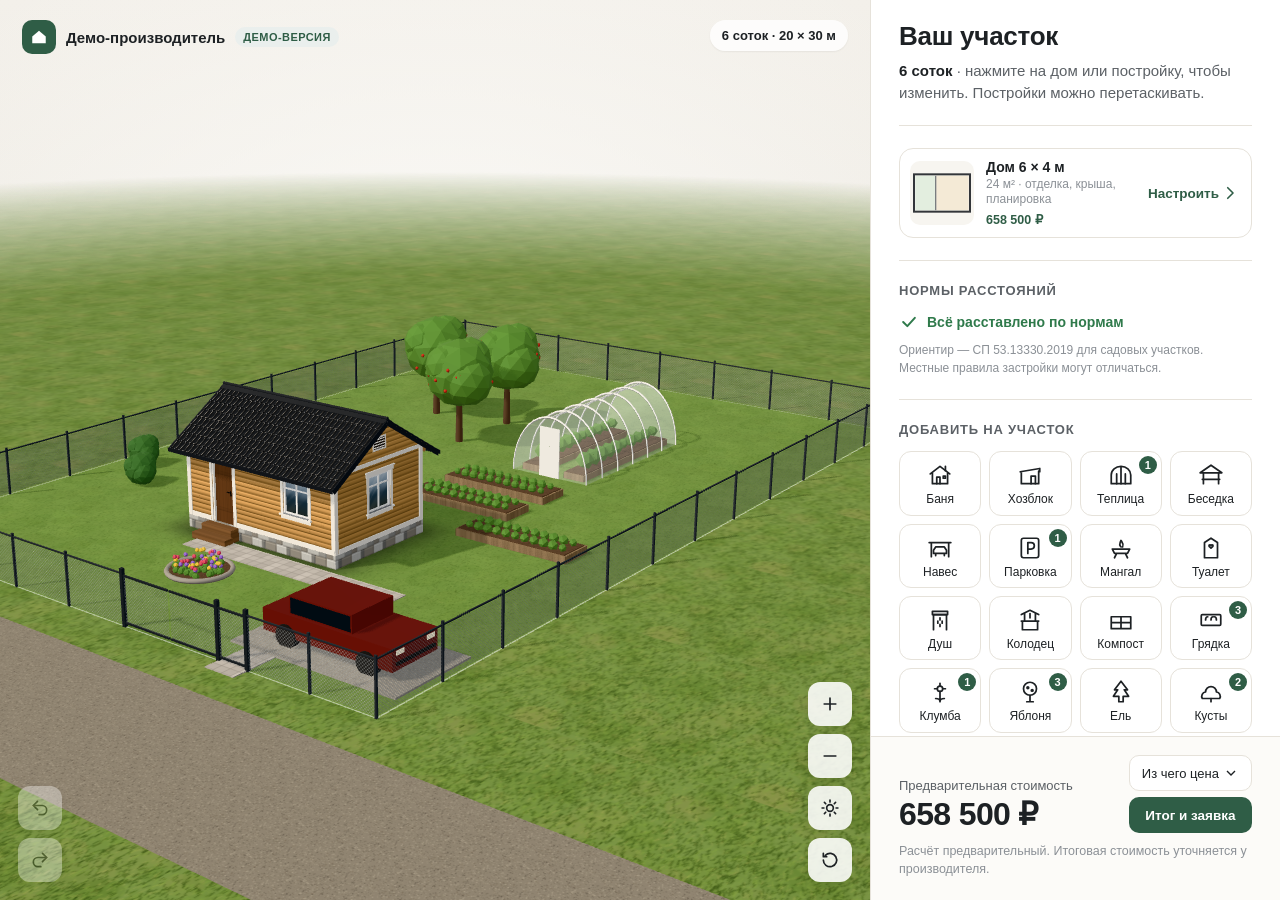
<file: index.html>
<!doctype html>
<html lang="ru">
  <head>
    <meta charset="UTF-8" />
    <meta name="viewport" content="width=device-width, initial-scale=1, viewport-fit=cover" />
    <meta name="theme-color" content="#efebe4" />
    <title>Конфигуратор дачного домика</title>
    <meta name="description" content="Соберите дачный домик в 3D и поставьте его на свой участок: размеры, материалы, планировка, баня, теплица, грядки — с проверкой норм и предварительной стоимостью." />
    <meta property="og:type" content="website" />
    <meta property="og:title" content="Конфигуратор дачного домика" />
    <meta property="og:description" content="Соберите домик в 3D — размеры, материалы, планировка — и сразу узнайте цену." />
    <meta property="og:image" content="https://aalyubaevapple-oss.github.io/dacha-configurator/og.jpg" />
    <meta property="og:image:width" content="1200" />
    <meta property="og:image:height" content="630" />
    <meta property="og:locale" content="ru_RU" />
    <meta name="twitter:card" content="summary_large_image" />
    <link rel="icon" href="data:image/svg+xml,%3Csvg xmlns='http://www.w3.org/2000/svg' viewBox='0 0 32 32'%3E%3Cpath d='M4 15 16 5l12 10v12H4z' fill='%232f5d46'/%3E%3C/svg%3E" />
    <script type="module" crossorigin src="./assets/index-rpzIvsLO.js"></script>
    <link rel="stylesheet" crossorigin href="./assets/index-BckY6fyj.css">
  </head>
  <body>
    <div class="app" id="app" data-page="house">
      <main class="viewer" id="viewer" aria-label="Модель домика">
        <div class="viewer-top">
          <div class="brand">
            <span class="brand-mark" aria-hidden="true">
              <svg viewBox="0 0 32 32"><path d="M4 15 16 5l12 10v12H4z" /></svg>
            </span>
            <span class="brand-name" data-bind="brand"></span>
            <span class="badge" data-bind="badge"></span>
          </div>
          <div class="seg" id="viewSwitch" role="tablist" aria-label="Вид планировки">
            <button type="button" role="tab" data-view="2d">План</button>
            <button type="button" role="tab" data-view="3d">3D без крыши</button>
          </div>
          <div class="dims-chip" id="dimsChip"></div>
        </div>

        <div class="plan-view" id="planView"></div>
        <div class="site-labels" id="siteLabels" aria-hidden="true"></div>

        <div class="hint" id="hint">
          <svg viewBox="0 0 24 24" aria-hidden="true"><path d="M9 11V5.5a1.5 1.5 0 0 1 3 0V10m0-1.5a1.5 1.5 0 0 1 3 0V11m0-1a1.5 1.5 0 0 1 3 0v4.5a6 6 0 0 1-6 6h-1a6 6 0 0 1-4.6-2.2L4.2 15a1.5 1.5 0 0 1 2.3-1.9L9 15.5" /></svg>
          <span id="hintText">Нажмите на дом или постройку. Тяните, чтобы передвинуть</span>
        </div>

        <div class="history-tools">
          <button class="tool" id="undoBtn" type="button" aria-label="Отменить" title="Отменить (Ctrl+Z)" disabled>
            <svg viewBox="0 0 24 24"><path d="M9 14 4 9l5-5" /><path d="M4 9h10.5a5.5 5.5 0 0 1 0 11H11" /></svg>
          </button>
          <button class="tool" id="redoBtn" type="button" aria-label="Повторить" title="Повторить (Ctrl+Shift+Z)" disabled>
            <svg viewBox="0 0 24 24"><path d="m15 14 5-5-5-5" /><path d="M20 9H9.5a5.5 5.5 0 0 0 0 11H13" /></svg>
          </button>
        </div>

        <div class="view-tools">
          <button class="tool" id="zoomIn" type="button" aria-label="Приблизить">
            <svg viewBox="0 0 24 24"><path d="M12 5v14M5 12h14" /></svg>
          </button>
          <button class="tool" id="zoomOut" type="button" aria-label="Отдалить">
            <svg viewBox="0 0 24 24"><path d="M5 12h14" /></svg>
          </button>
          <button class="tool" id="sunBtn" type="button" aria-label="Солнце и стороны света" title="Солнце и стороны света" aria-pressed="false">
            <svg viewBox="0 0 24 24"><circle cx="12" cy="12" r="4"/><path d="M12 2.5v2.2M12 19.3v2.2M2.5 12h2.2M19.3 12h2.2M5.3 5.3l1.6 1.6M17.1 17.1l1.6 1.6M5.3 18.7l1.6-1.6M17.1 6.9l1.6-1.6"/></svg>
          </button>
          <button class="tool" id="resetView" type="button" aria-label="Исходный ракурс">
            <svg viewBox="0 0 24 24"><path d="M4 12a8 8 0 1 0 2.4-5.7M4 4v4h4" /></svg>
          </button>
        </div>

        <button class="walk-btn" id="walkBtn" type="button">
          <svg viewBox="0 0 24 24" aria-hidden="true"><circle cx="13" cy="4.5" r="1.8"/><path d="m9.5 21 2.2-6.3 2.8 2.8V21M7.5 12.5l1.8-4.2 3.6-.8 2.4 3.2 2.7 1.2M11.7 14.7 13 8"/></svg>
          Прогулка<span class="walk-long">&nbsp;по дому</span></button>
        <div class="sun-panel" id="sunPanel" hidden></div>
        <div class="walk-hud" id="walkHud" hidden>
          <div class="walk-room" id="walkRoom"></div>
          <button class="walk-exit" id="walkExit" type="button">Выйти</button>
          <div class="walk-help" id="walkHelp"><span class="only-mouse">Тяните мышью, чтобы осмотреться. Нажмите на пол — дойдём туда. Клавиши W A S D или стрелки — ходьба.</span><span class="only-touch">Ведите пальцем, чтобы осмотреться. Нажмите на пол — дойдём туда.</span></div>
        </div>

        <div class="loader" id="loader"><span></span>Строим домик…</div>
      </main>

      <aside class="panel">
        <nav class="ctx-bar" id="ctxBar" aria-label="Навигация">
          <button type="button" class="back-link" data-page="site">
            <svg viewBox="0 0 24 24" aria-hidden="true"><path d="m15 5-7 7 7 7" /></svg>Участок</button>
          <div class="ctx-tabs" role="tablist" aria-label="Настройки дома">
            <button type="button" role="tab" data-page="house">Дом</button>
            <button type="button" role="tab" data-page="plan">Планировка</button>
          </div>
          <span class="ctx-title">Итог и заявка</span>
        </nav>

        <div class="panel-scroll" id="panelScroll">
          <div class="page" data-page="site" id="sitePanel"></div>

          <div class="page" data-page="house">
            <header class="panel-head">
              <h1 data-bind="title"></h1>
              <p data-bind="subtitle"></p>
            </header>

            <section class="group" aria-labelledby="g-onsite">
              <h2 id="g-onsite">На участке</h2>
              <div id="houseSite"></div>
            </section>

            <section class="group" aria-labelledby="g-presets">
              <h2 id="g-presets">Готовые проекты</h2>
              <div id="presets"></div>
            </section>

            <section class="group" aria-labelledby="g-budget">
              <h2 id="g-budget">Подобрать под бюджет</h2>
              <div id="budget"></div>
            </section>

            <section class="group" aria-labelledby="g-size">
              <h2 id="g-size">Размеры</h2>
              <div id="dimensions"></div>
            </section>

            <section class="group" aria-labelledby="g-build">
              <h2 id="g-build">Конструкция и утепление</h2>
              <div id="constructions" role="radiogroup" aria-label="Конструкция стен"></div>
              <div class="label">Для какого сезона</div>
              <div id="packages" role="radiogroup" aria-label="Утепление"></div>
              <div class="label">Фундамент</div>
              <div id="foundations" role="radiogroup" aria-label="Фундамент"></div>
            </section>

            <section class="group" aria-labelledby="g-struct">
              <h2 id="g-struct" class="group-title">Расчёт конструкции <span class="st-badge">предварительный</span></h2>
              <div id="structure"></div>
            </section>

            <section class="group" aria-labelledby="g-roof">
              <h2 id="g-roof">Крыша</h2>
              <div id="roofTypes" role="radiogroup" aria-label="Форма крыши"></div>
              <div class="label">Покрытие</div>
              <div id="roofMaterials"></div>
            </section>

            <section class="group" aria-labelledby="g-wall">
              <h2 id="g-wall">Отделка стен</h2>
              <div id="wallMaterials"></div>
            </section>

            <section class="group" aria-labelledby="g-terrace">
              <h2 id="g-terrace">Терраса и крыльцо</h2>
              <div id="terrace"></div>
            </section>

            <section class="group" aria-labelledby="g-more">
              <h2 id="g-more">Цоколь, окна и дверь</h2>
              <div class="label">Отделка цоколя</div>
              <div id="plinths" role="radiogroup" aria-label="Отделка цоколя"></div>
              <div class="label">Рамы окон</div>
              <div id="frames" role="radiogroup" aria-label="Рамы окон"></div>
              <div class="label">Входная дверь</div>
              <div id="doorTypes" role="radiogroup" aria-label="Входная дверь"></div>
            </section>

            <section class="group included" aria-labelledby="g-inc">
              <h2 id="g-inc">Что входит</h2>
              <ul id="included"></ul>
            </section>

            <button type="button" class="next-btn" data-goto="plan">
              Дальше: планировка
              <svg viewBox="0 0 24 24" aria-hidden="true"><path d="M5 12h14m-5-5 5 5-5 5" /></svg>
            </button>
          </div>

          <div class="page" data-page="plan">
            <div id="planPanel"></div>
            <button type="button" class="next-btn" data-goto="site">
              Готово — к участку
              <svg viewBox="0 0 24 24" aria-hidden="true"><path d="M5 12h14m-5-5 5 5-5 5" /></svg>
            </button>
          </div>

          <div class="page" data-page="summary" id="summaryPanel"></div>
        </div>

        <footer class="price" id="price">
          <div class="price-row">
            <div>
              <div class="price-label">Предварительная стоимость</div>
              <div class="price-value" id="priceValue">—</div>
            </div>
            <div class="price-actions">
              <button class="breakdown-btn" id="breakdownBtn" type="button" aria-expanded="false" aria-controls="breakdown" aria-label="Из чего складывается цена">
                <span class="bd-text">Из чего цена</span>
                <svg viewBox="0 0 24 24" aria-hidden="true"><path d="m6 15 6-6 6 6" /></svg>
              </button>
              <button class="cta-btn" type="button" data-goto="summary">Итог и заявка</button>
            </div>
          </div>
          <ul class="breakdown" id="breakdown" hidden></ul>
          <p class="price-note">Расчёт предварительный. Итоговая стоимость уточняется у производителя.</p>
        </footer>
      </aside>
    </div>
  </body>
</html>
</file>
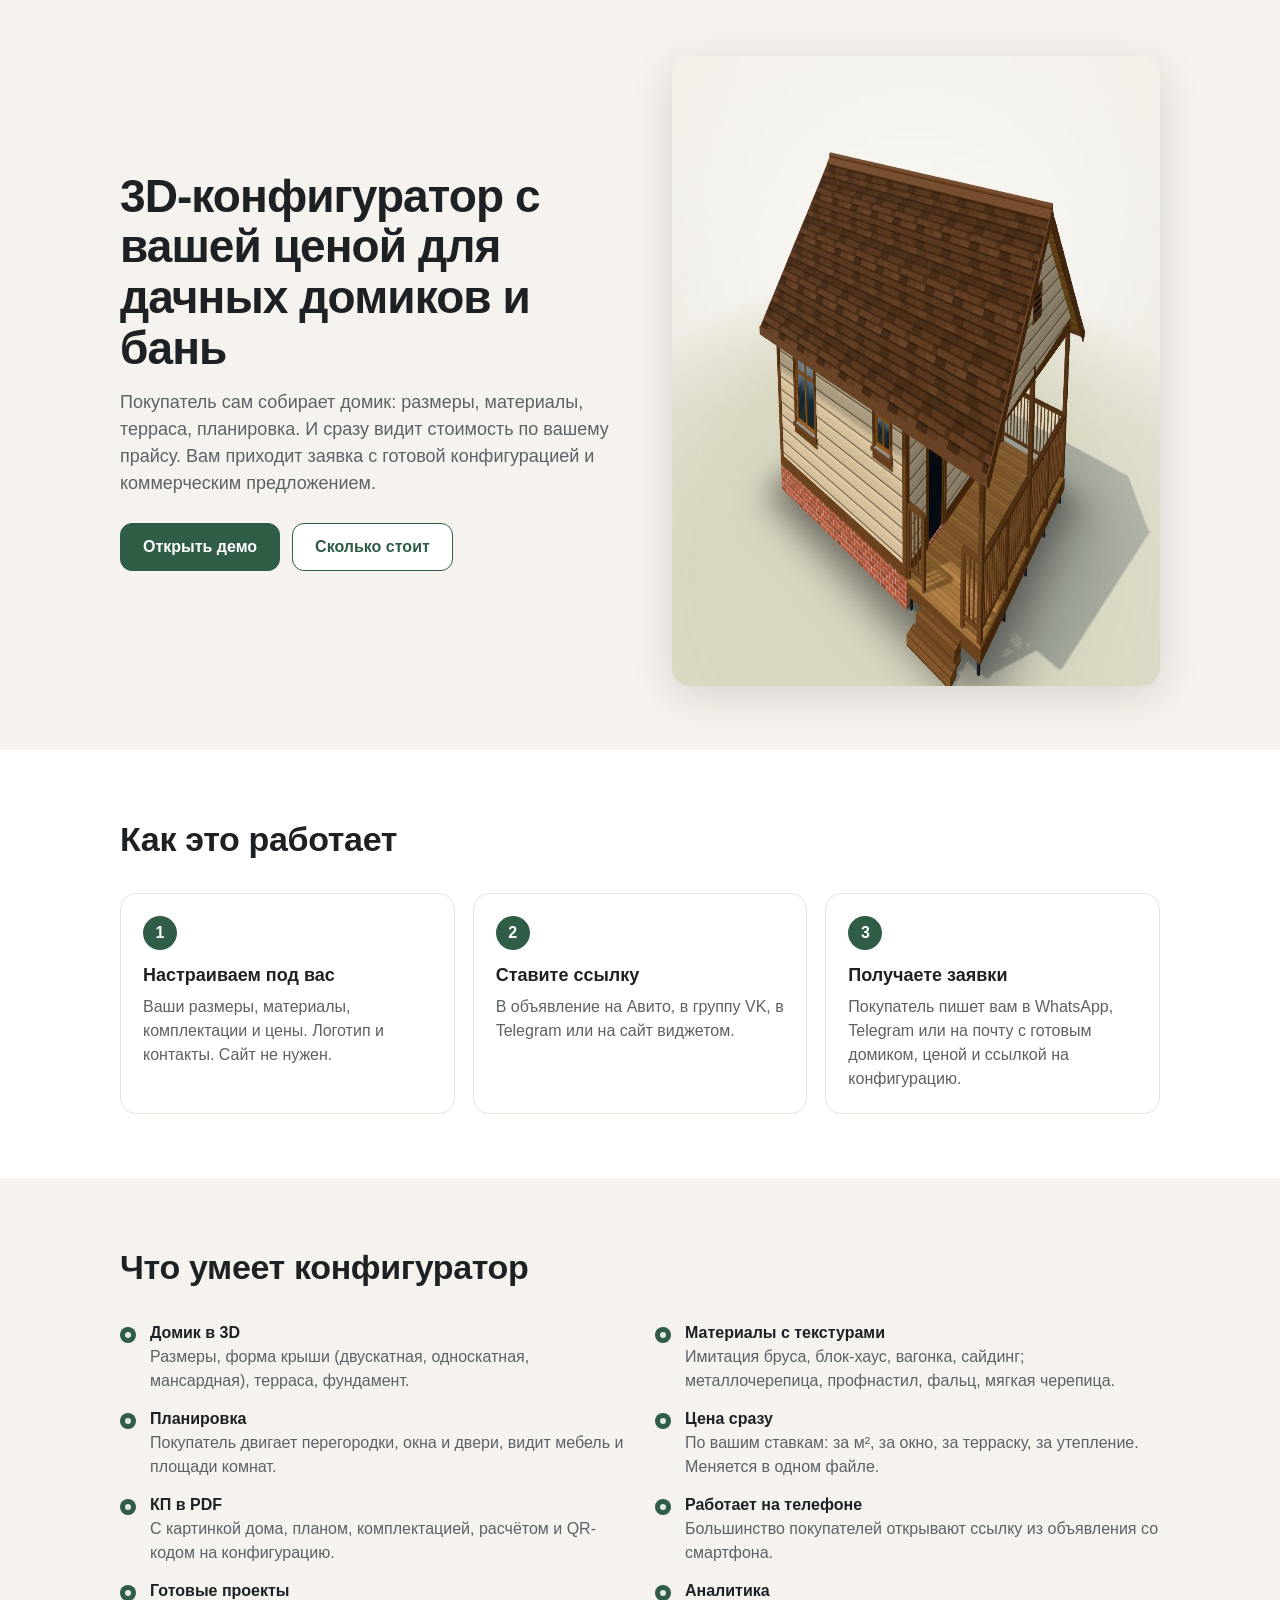
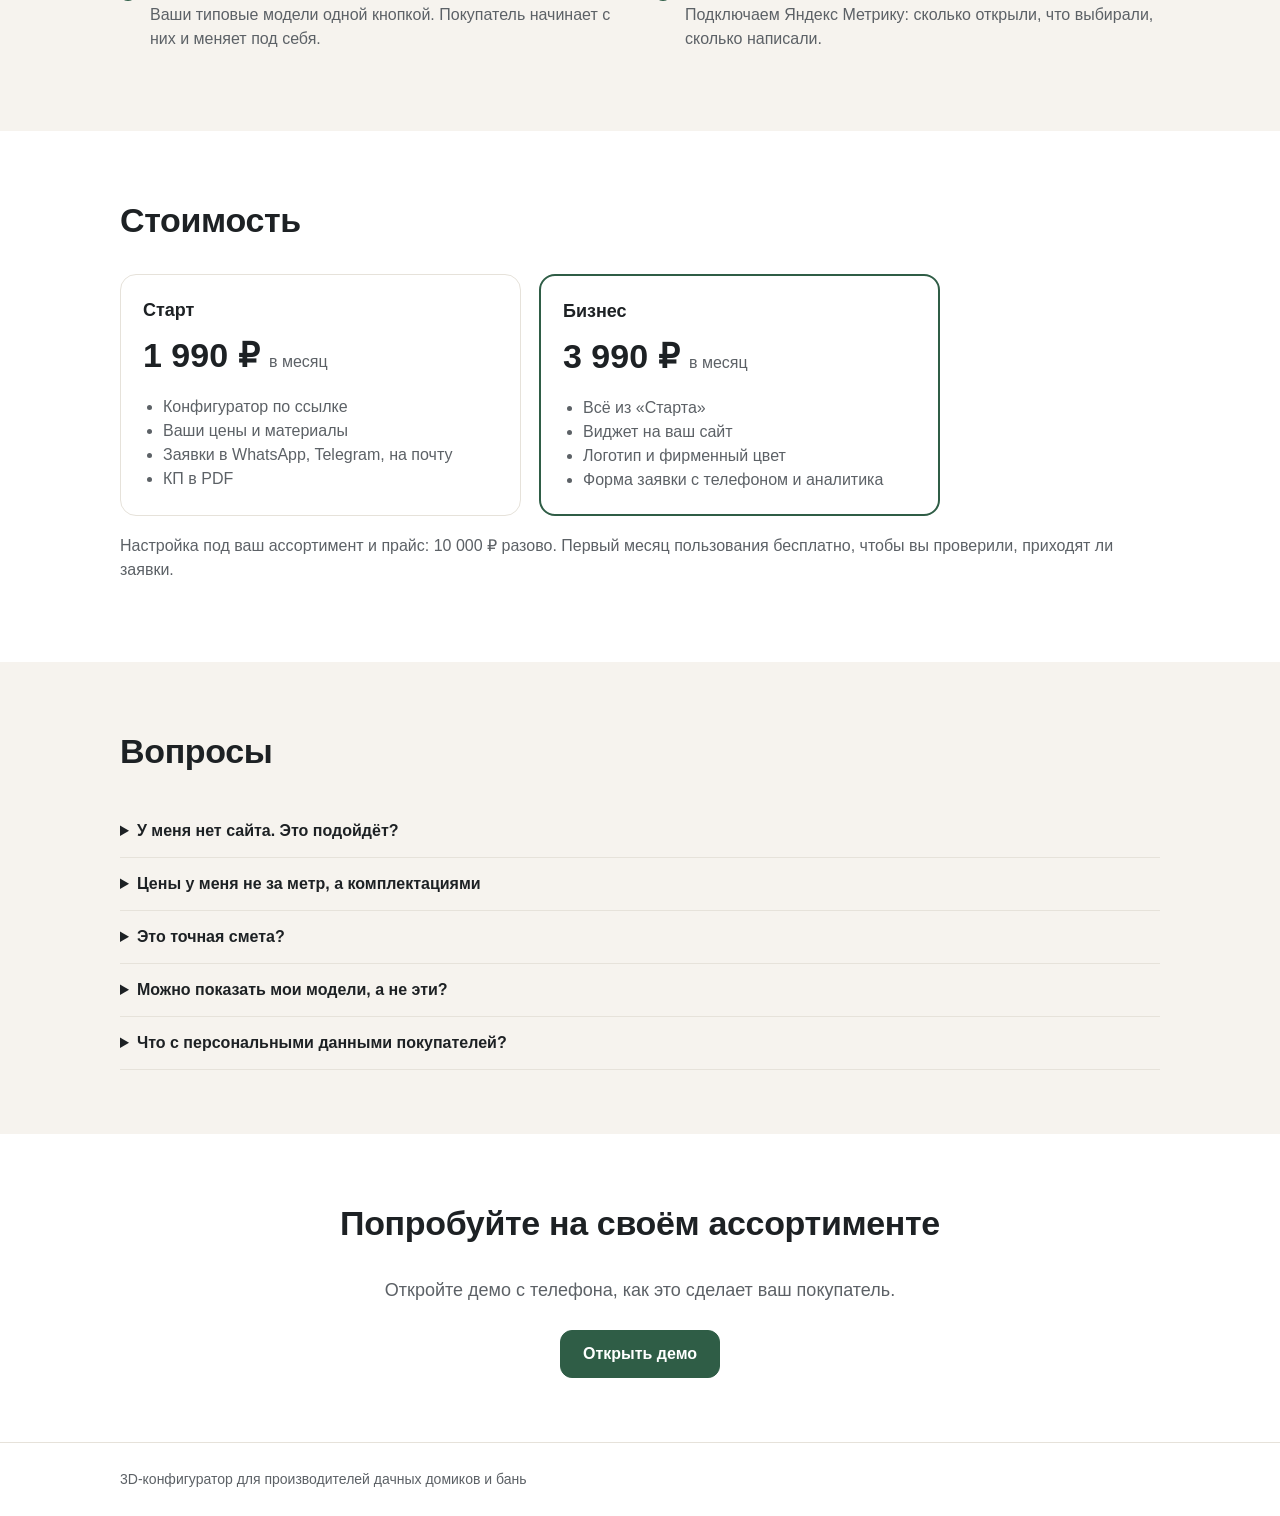
<file: business.html>
<!doctype html>
<html lang="ru">
<head>
  <meta charset="UTF-8" />
  <meta name="viewport" content="width=device-width, initial-scale=1" />
  <title>3D-конфигуратор для производителей дачных домиков и бань</title>
  <meta name="description" content="Покупатель собирает домик в 3D и сразу видит вашу цену. Заявка приходит с готовой конфигурацией. Подключение за 1 день, без сайта и программиста." />
  <meta property="og:title" content="3D-конфигуратор для производителей дачных домиков" />
  <meta property="og:description" content="Покупатель собирает домик в 3D и сразу видит вашу цену. Заявка приходит с готовой конфигурацией." />
  <meta property="og:image" content="https://aalyubaevapple-oss.github.io/dacha-configurator/og.jpg" />
  <link rel="icon" href="data:image/svg+xml,%3Csvg xmlns='http://www.w3.org/2000/svg' viewBox='0 0 32 32'%3E%3Cpath d='M4 15 16 5l12 10v12H4z' fill='%232f5d46'/%3E%3C/svg%3E" />
  <style>
    :root { --accent: #2f5d46; --ink: #1d2124; --ink2: #5c6166; --line: #e6e2da; --bg: #f6f3ee; }
    * { box-sizing: border-box; }
    body { margin: 0; font-family: -apple-system, BlinkMacSystemFont, 'Segoe UI', Roboto, Arial, sans-serif; color: var(--ink); background: #fff; line-height: 1.5; }
    a { color: var(--accent); }
    .wrap { max-width: 1080px; margin: 0 auto; padding: 0 20px; }
    header.top { display: flex; align-items: center; justify-content: space-between; padding: 18px 0; }
    .logo { display: flex; align-items: center; gap: 10px; font-weight: 700; }
    .logo i { width: 32px; height: 32px; border-radius: 9px; background: var(--accent); display: grid; place-items: center; }
    .logo svg { width: 18px; fill: #fff; }
    .btn { display: inline-flex; align-items: center; justify-content: center; gap: 8px; min-height: 48px; padding: 0 22px; border-radius: 12px; font-weight: 600; text-decoration: none; border: 1.5px solid var(--accent); }
    .btn.primary { background: var(--accent); color: #fff; }
    .btn.ghost { background: #fff; color: var(--accent); }
    .hero { background: var(--bg); padding: 56px 0 64px; }
    .hero .wrap { display: grid; grid-template-columns: 1.05fr 1fr; gap: 40px; align-items: center; }
    h1 { font-size: clamp(30px, 4.4vw, 46px); line-height: 1.1; margin: 0 0 16px; letter-spacing: -.02em; }
    .lead { font-size: 18px; color: var(--ink2); margin: 0 0 26px; }
    .hero img { width: 100%; border-radius: 18px; box-shadow: 0 10px 40px rgba(40, 35, 20, .15); }
    .actions { display: flex; gap: 12px; flex-wrap: wrap; }
    section { padding: 64px 0; }
    h2 { font-size: clamp(24px, 3vw, 34px); margin: 0 0 28px; letter-spacing: -.01em; }
    .steps { display: grid; grid-template-columns: repeat(3, 1fr); gap: 18px; counter-reset: s; }
    .card { border: 1px solid var(--line); border-radius: 16px; padding: 22px; background: #fff; }
    .steps .card::before { counter-increment: s; content: counter(s); display: grid; place-items: center; width: 34px; height: 34px; border-radius: 50%; background: var(--accent); color: #fff; font-weight: 700; margin-bottom: 12px; }
    .card h3 { margin: 0 0 6px; font-size: 18px; }
    .card p { margin: 0; color: var(--ink2); }
    .features { display: grid; grid-template-columns: repeat(2, 1fr); gap: 14px 30px; padding: 0; list-style: none; }
    .features li { padding-left: 30px; position: relative; }
    .features li::before { content: ''; position: absolute; left: 0; top: 6px; width: 16px; height: 16px; border-radius: 50%; background: #e2e9e5; box-shadow: inset 0 0 0 5px var(--accent); }
    .features b { display: block; }
    .features span { color: var(--ink2); }
    .alt { background: var(--bg); }
    .plans { display: grid; grid-template-columns: repeat(2, 1fr); gap: 18px; max-width: 820px; }
    .plan .price { font-size: 34px; font-weight: 750; margin: 6px 0 4px; }
    .plan .price small { font-size: 16px; color: var(--ink2); font-weight: 500; }
    .plan ul { margin: 14px 0 0; padding-left: 20px; color: var(--ink2); }
    .plan.best { border: 2px solid var(--accent); }
    .note { color: var(--ink2); margin-top: 18px; }
    details { border-bottom: 1px solid var(--line); padding: 14px 0; }
    summary { font-weight: 600; cursor: pointer; }
    details p { color: var(--ink2); margin: 8px 0 0; }
    .contact { text-align: center; }
    .contact .actions { justify-content: center; }
    footer { padding: 26px 0; color: var(--ink2); font-size: 14px; border-top: 1px solid var(--line); }
    @media (max-width: 820px) {
      .hero .wrap, .steps, .features, .plans { grid-template-columns: 1fr; }
      .hero { padding: 32px 0 44px; }
      section { padding: 44px 0; }
    }
  </style>
</head>
<body>
  <div class="hero">
    <div class="wrap">
      <div>
        <h1>3D-конфигуратор с вашей ценой для дачных домиков и бань</h1>
        <p class="lead">Покупатель сам собирает домик: размеры, материалы, терраса, планировка. И сразу видит стоимость по вашему прайсу. Вам приходит заявка с готовой конфигурацией и коммерческим предложением.</p>
        <div class="actions">
          <a class="btn primary" href="./">Открыть демо</a>
          <a class="btn ghost" href="#price">Сколько стоит</a>
        </div>
      </div>
      <img src="og.jpg" alt="Дачный домик в 3D-конфигураторе" width="1200" height="630" />
    </div>
  </div>

  <section>
    <div class="wrap">
      <h2>Как это работает</h2>
      <div class="steps">
        <div class="card"><h3>Настраиваем под вас</h3><p>Ваши размеры, материалы, комплектации и цены. Логотип и контакты. Сайт не нужен.</p></div>
        <div class="card"><h3>Ставите ссылку</h3><p>В объявление на Авито, в группу VK, в Telegram или на сайт виджетом.</p></div>
        <div class="card"><h3>Получаете заявки</h3><p>Покупатель пишет вам в WhatsApp, Telegram или на почту с готовым домиком, ценой и ссылкой на конфигурацию.</p></div>
      </div>
    </div>
  </section>

  <section class="alt">
    <div class="wrap">
      <h2>Что умеет конфигуратор</h2>
      <ul class="features">
        <li><b>Домик в 3D</b><span>Размеры, форма крыши (двускатная, односкатная, мансардная), терраса, фундамент.</span></li>
        <li><b>Материалы с текстурами</b><span>Имитация бруса, блок-хаус, вагонка, сайдинг; металлочерепица, профнастил, фальц, мягкая черепица.</span></li>
        <li><b>Планировка</b><span>Покупатель двигает перегородки, окна и двери, видит мебель и площади комнат.</span></li>
        <li><b>Цена сразу</b><span>По вашим ставкам: за м², за окно, за терраску, за утепление. Меняется в одном файле.</span></li>
        <li><b>КП в PDF</b><span>С картинкой дома, планом, комплектацией, расчётом и QR-кодом на конфигурацию.</span></li>
        <li><b>Работает на телефоне</b><span>Большинство покупателей открывают ссылку из объявления со смартфона.</span></li>
        <li><b>Готовые проекты</b><span>Ваши типовые модели одной кнопкой. Покупатель начинает с них и меняет под себя.</span></li>
        <li><b>Аналитика</b><span>Подключаем Яндекс Метрику: сколько открыли, что выбирали, сколько написали.</span></li>
      </ul>
    </div>
  </section>

  <section id="price">
    <div class="wrap">
      <h2>Стоимость</h2>
      <div class="plans">
        <div class="card plan">
          <h3>Старт</h3>
          <div class="price">1 990 ₽ <small>в месяц</small></div>
          <ul><li>Конфигуратор по ссылке</li><li>Ваши цены и материалы</li><li>Заявки в WhatsApp, Telegram, на почту</li><li>КП в PDF</li></ul>
        </div>
        <div class="card plan best">
          <h3>Бизнес</h3>
          <div class="price">3 990 ₽ <small>в месяц</small></div>
          <ul><li>Всё из «Старта»</li><li>Виджет на ваш сайт</li><li>Логотип и фирменный цвет</li><li>Форма заявки с телефоном и аналитика</li></ul>
        </div>
      </div>
      <p class="note">Настройка под ваш ассортимент и прайс: 10 000 ₽ разово. Первый месяц пользования бесплатно, чтобы вы проверили, приходят ли заявки.</p>
    </div>
  </section>

  <section class="alt">
    <div class="wrap">
      <h2>Вопросы</h2>
      <details><summary>У меня нет сайта. Это подойдёт?</summary><p>Да. Конфигуратор открывается по ссылке, её можно поставить в объявление на Авито, в VK или отправить в мессенджере.</p></details>
      <details><summary>Цены у меня не за метр, а комплектациями</summary><p>Расчёт настраивается: базовая ставка зависит от комплектации («летний», «утеплённый», «зимний»), отдельно считаются окна, двери, терраса, фундамент. Под ваш прайс подстроим при настройке.</p></details>
      <details><summary>Это точная смета?</summary><p>Нет, это предварительная цена, о чём покупатель видит пометку. Точную стоимость вы называете после разговора или выезда.</p></details>
      <details><summary>Можно показать мои модели, а не эти?</summary><p>Можно ограничить размеры, набор материалов, формы крыши и задать ваши готовые проекты. Сложные индивидуальные модели обсуждаются отдельно.</p></details>
      <details><summary>Что с персональными данными покупателей?</summary><p>По умолчанию покупатель пишет вам сам через свой мессенджер, и конфигуратор его данные не собирает. Если нужна форма с телефоном, её размещаем на хостинге в России и добавляем согласие и политику обработки данных.</p></details>
    </div>
  </section>

  <section class="contact">
    <div class="wrap">
      <h2>Попробуйте на своём ассортименте</h2>
      <p class="lead">Откройте демо с телефона, как это сделает ваш покупатель.</p>
      <div class="actions" id="contactActions">
        <a class="btn primary" href="./">Открыть демо</a>
      </div>
    </div>
  </section>

  <footer><div class="wrap">3D-конфигуратор для производителей дачных домиков и бань</div></footer>

  <script>
    // Контакты продавца конфигуратора: заполните — и кнопки появятся.
    var SELLER = { telegram: '', whatsapp: '', email: '' };
    var box = document.getElementById('contactActions');
    function add(href, text) { var a = document.createElement('a'); a.className = 'btn ghost'; a.href = href; a.textContent = text; a.target = '_blank'; a.rel = 'noopener'; box.appendChild(a); }
    if (SELLER.telegram) add('https://t.me/' + SELLER.telegram.replace(/^@/, ''), 'Написать в Telegram');
    if (SELLER.whatsapp) add('https://wa.me/' + SELLER.whatsapp.replace(/\D/g, ''), 'Написать в WhatsApp');
    if (SELLER.email) add('mailto:' + SELLER.email, 'Написать на почту');
  </script>
</body>
</html>
</file>
<file: assets/index-BckY6fyj.css>
:root{--accent:#2f5d46;--accent-7:#f1f4f2;--accent-10:#eaefec;--accent-14:#e2e9e5;--accent-a14:#2f5d4624;--accent-a22:#2f5d4638;--accent-a25:#2f5d4640;--ink:#1d2124;--ink-2:#5c6166;--ink-3:#8b9096;--line:#e6e2da;--paper:#fff;--bg-top:#f3f0ea;--bg-bottom:#e4e0d6;--radius:14px;--panel-w:410px;--font:-apple-system, BlinkMacSystemFont, "Segoe UI", Roboto, "Helvetica Neue", Arial, sans-serif}*{box-sizing:border-box}html,body{height:100%;margin:0}body{font-family:var(--font);color:var(--ink);background:var(--bg-top);-webkit-font-smoothing:antialiased;-webkit-tap-highlight-color:transparent;overflow:hidden}button{font:inherit;color:inherit}svg{display:block}.app{grid-template-columns:minmax(0, 1fr) var(--panel-w);height:100dvh;display:grid}.viewer{background:radial-gradient(120% 80% at 50% 35%, #fbfaf7 0%, transparent 60%), linear-gradient(180deg, var(--bg-top) 0%, var(--bg-bottom) 100%);min-width:0;position:relative;overflow:hidden}.viewer canvas{touch-action:none;cursor:grab;outline:none;width:100%;height:100%;position:absolute;inset:0}.viewer canvas:active{cursor:grabbing}.viewer-top{pointer-events:none;z-index:2;justify-content:space-between;align-items:flex-start;gap:12px;padding:20px 22px;display:flex;position:absolute;inset:0 0 auto}.brand{align-items:center;gap:10px;font-size:15px;font-weight:600;display:flex}.brand-mark{background:var(--accent);border-radius:10px;place-items:center;width:34px;height:34px;display:grid}.brand-mark svg{fill:#fff;width:18px;height:18px}.badge{letter-spacing:.04em;text-transform:uppercase;color:var(--accent);background:var(--accent-10);border-radius:999px;padding:4px 8px;font-size:11px;font-weight:600}.dims-chip{-webkit-backdrop-filter:blur(8px);white-space:nowrap;font-variant-numeric:tabular-nums;background:#ffffffc7;border-radius:999px;padding:8px 12px;font-size:13px;font-weight:600;box-shadow:0 1px 2px #0000000f}.view-tools{z-index:2;flex-direction:column;gap:8px;display:flex;position:absolute;bottom:18px;right:18px}.tool{-webkit-backdrop-filter:blur(8px);cursor:pointer;background:#ffffffe0;border:0;border-radius:12px;place-items:center;width:44px;height:44px;transition:transform .15s,background .15s;display:grid;box-shadow:0 2px 8px #1e1e141a}.tool:hover{background:#fff}.tool:active{transform:scale(.94)}.tool svg{fill:none;width:20px;height:20px;stroke:var(--ink);stroke-width:2px;stroke-linecap:round;stroke-linejoin:round}.hint{z-index:2;color:#fff;white-space:nowrap;pointer-events:none;background:#1d2124c7;border-radius:999px;align-items:center;gap:8px;padding:9px 14px;font-size:13px;transition:opacity .5s,transform .5s;display:flex;position:absolute;bottom:22px;left:50%;transform:translate(-50%)}.hint svg{fill:none;stroke:#fff;stroke-width:1.6px;stroke-linecap:round;stroke-linejoin:round;width:18px;height:18px}.hint.gone{opacity:0;transform:translate(-50%)translateY(8px)}.loader{z-index:3;color:var(--ink-2);background:var(--bg-top);justify-content:center;align-items:center;gap:12px;font-size:14px;transition:opacity .5s;display:flex;position:absolute;inset:0}.loader span{border:2px solid var(--line);border-top-color:var(--accent);border-radius:50%;width:18px;height:18px;animation:.8s linear infinite spin}.loader.gone{opacity:0;pointer-events:none}.loader.error{color:#a33}@keyframes spin{to{transform:rotate(360deg)}}.panel{background:var(--paper);border-left:1px solid var(--line);flex-direction:column;min-height:0;display:flex;box-shadow:-10px 0 30px #2823140a}.panel-scroll{overscroll-behavior:contain;flex:1;min-height:0;padding:30px 28px 10px;overflow-y:auto}.panel-head h1{letter-spacing:-.01em;margin:0 0 8px;font-size:26px;line-height:1.15}.panel-head p{color:var(--ink-2);margin:0;font-size:15px;line-height:1.45}.group{border-top:1px solid var(--line);padding:22px 0}.panel-head+.group{margin-top:22px}.group h2{letter-spacing:.06em;text-transform:uppercase;color:var(--ink-2);margin:0 0 14px;font-size:13px;font-weight:700}.group-title{justify-content:space-between;align-items:baseline;gap:10px;display:flex}.picked{color:var(--ink);text-align:right;font-size:14px;font-weight:500}.dim+.dim{margin-top:18px}.dim-head{justify-content:space-between;align-items:baseline;margin-bottom:8px;display:flex}.dim-head label{font-size:15px;font-weight:500}.dim-value{font-variant-numeric:tabular-nums;font-size:20px;font-weight:700}.dim-ctrl{align-items:center;gap:12px;display:flex}.dim-scale{color:var(--ink-3);justify-content:space-between;padding:4px 56px 0;font-size:12px;display:flex}.step{border:1px solid var(--line);cursor:pointer;background:#faf9f6;border-radius:12px;flex:none;place-items:center;width:44px;height:44px;transition:background .15s,transform .1s;display:grid}.step:hover:not(:disabled){background:#f1efe9}.step:active:not(:disabled){transform:scale(.94)}.step:disabled{opacity:.35;cursor:default}.step svg{fill:none;width:18px;height:18px;stroke:var(--ink);stroke-width:2.2px;stroke-linecap:round}input[type=range]{--p:50%;appearance:none;cursor:pointer;background:0 0;flex:1;min-width:0;height:44px;margin:0}input[type=range]::-webkit-slider-runnable-track{background:linear-gradient(90deg, var(--accent) var(--p), #e7e3db var(--p));border-radius:3px;height:6px}input[type=range]::-moz-range-track{background:#e7e3db;border-radius:3px;height:6px}input[type=range]::-moz-range-progress{background:var(--accent);border-radius:3px;height:6px}input[type=range]::-webkit-slider-thumb{-webkit-appearance:none;border:2px solid var(--accent);background:#fff;border-radius:50%;width:28px;height:28px;margin-top:-11px;box-shadow:0 2px 6px #0000002e}input[type=range]::-moz-range-thumb{border:2px solid var(--accent);background:#fff;border-radius:50%;width:24px;height:24px;box-shadow:0 2px 6px #0000002e}input[type=range]:focus-visible::-webkit-slider-thumb{box-shadow:0 0 0 5px var(--accent-a25)}.swatches{flex-wrap:wrap;gap:12px;display:flex}.swatch{cursor:pointer;background:var(--c);border:0;border-radius:50%;width:48px;height:48px;padding:0;transition:transform .15s;position:relative;box-shadow:inset 0 0 0 1px #0000001f}.swatch.textured{background:linear-gradient(90deg, var(--trim) 0 5px, transparent 5px calc(100% - 5px), var(--trim) calc(100% - 5px)), repeating-linear-gradient(180deg, transparent 0 8px, #00000029 8px 9.5px, #ffffff2e 9.5px 10px), var(--c);border-radius:12px}.swatch:hover{transform:translateY(-1px)}.swatch:after{content:"";border-radius:inherit;border:2px solid #0000;transition:border-color .15s;position:absolute;inset:-5px}.swatch.textured:after{border-radius:15px}.swatch.on:after{border-color:var(--accent)}.swatch svg{fill:none;stroke:#fff;stroke-width:2.6px;stroke-linecap:round;stroke-linejoin:round;filter:drop-shadow(0 1px 1px #00000073);opacity:0;width:22px;height:22px;margin:auto;transition:opacity .15s,transform .15s;position:absolute;inset:0;transform:scale(.6)}.swatch.on svg{opacity:1;transform:none}.included ul{gap:10px;margin:0;padding:0;list-style:none;display:grid}.included li{color:var(--ink-2);padding-left:26px;font-size:14px;line-height:1.4;position:relative}.included li:before{content:"";background:var(--accent-14);width:14px;height:14px;box-shadow:inset 0 0 0 4px var(--accent-14), inset 0 0 0 10px var(--accent);border-radius:50%;position:absolute;top:3px;left:2px}.price{border-top:1px solid var(--line);background:#fcfbf8;flex:none;padding:18px 28px 22px}.price-row{justify-content:space-between;align-items:flex-end;gap:12px;display:flex}.price-label{color:var(--ink-2);margin-bottom:2px;font-size:13px}.price-value{letter-spacing:-.02em;font-variant-numeric:tabular-nums;white-space:nowrap;font-size:32px;font-weight:750}.price-note{color:var(--ink-3);margin:10px 0 0;font-size:12.5px;line-height:1.4}.breakdown-btn{border:1px solid var(--line);cursor:pointer;background:#fff;border-radius:10px;flex:none;align-items:center;gap:4px;min-height:40px;padding:0 12px;font-size:13px;font-weight:500;display:flex}.breakdown-btn svg{fill:none;stroke:currentColor;stroke-width:2px;width:16px;height:16px;transition:transform .2s;transform:rotate(180deg)}.breakdown-btn.open svg{transform:none}.breakdown[hidden]{display:none}.breakdown{border-top:1px dashed var(--line);gap:9px;margin:14px 0 0;padding:12px 0 0;list-style:none;display:grid}.breakdown li{justify-content:space-between;gap:12px;font-size:13.5px;display:flex}.bd-label small{color:var(--ink-3);margin-top:1px;font-size:12px;display:block}.bd-sum{white-space:nowrap;font-variant-numeric:tabular-nums;font-weight:600}.walk-btn{z-index:2;background:var(--accent);color:#fff;height:44px;font:600 14px var(--font);box-shadow:0 4px 14px var(--accent-a25);cursor:pointer;border:0;border-radius:12px;align-items:center;gap:8px;padding:0 16px 0 12px;transition:transform .15s;display:flex;position:absolute;bottom:18px;right:74px}.walk-btn:active{transform:scale(.96)}.walk-btn svg{fill:none;stroke:#fff;stroke-width:1.8px;stroke-linecap:round;stroke-linejoin:round;width:22px;height:22px}.app[data-view="2d"] .walk-btn,.app.walking .walk-btn,.app.walking .view-tools,.app.walking .hint,.app.walking .history-tools,.app.walking .seg{display:none}.walk-hud{z-index:3;pointer-events:none;position:absolute;inset:0}.walk-room{color:#fff;white-space:nowrap;font-variant-numeric:tabular-nums;background:#1d2124b8;border-radius:999px;padding:8px 14px;font-size:14px;font-weight:600;position:absolute;top:20px;left:50%;transform:translate(-50%)}.walk-room:empty{display:none}.walk-exit{pointer-events:auto;cursor:pointer;height:40px;color:var(--ink);font:600 14px var(--font);background:#fff;border:0;border-radius:12px;padding:0 16px;position:absolute;top:18px;right:18px;box-shadow:0 2px 8px #1e1e1426}.walk-help{color:#fff;text-align:center;background:#1d2124b8;border-radius:14px;max-width:min(92%,520px);padding:9px 14px;font-size:13px;line-height:1.35;transition:opacity .6s;position:absolute;bottom:22px;left:50%;transform:translate(-50%)}.walk-help.gone{opacity:0}.only-touch{display:none}@media (hover:none) and (pointer:coarse){.only-touch{display:inline}.only-mouse{display:none}}.app.walking .viewer canvas{cursor:crosshair}.app.walking .viewer-top .brand,.app.walking .dims-chip{visibility:hidden}.tool.on{background:var(--accent)}.tool.on svg{stroke:#fff}.sun-panel{z-index:3;-webkit-backdrop-filter:blur(10px);background:#ffffffeb;border-radius:16px;width:300px;padding:12px 14px;font-size:13px;position:absolute;top:70px;left:18px;box-shadow:0 6px 24px #1e1e1424}.sun-head{justify-content:space-between;align-items:center;margin-bottom:6px;font-size:14px;display:flex}.sun-panel .x{cursor:pointer;color:var(--ink-2);background:0 0;border:0;padding:0 2px;font-size:22px;line-height:1}.sun-label{color:var(--ink-3);margin:8px 0 5px;font-size:12px}.sun-facades{grid-template-columns:repeat(8,1fr);gap:4px;display:grid}.sun-seasons{grid-template-columns:1fr 1.5fr 1fr;gap:4px;display:grid}.sun-facades button,.sun-seasons button{border:1px solid var(--line);cursor:pointer;height:30px;font:600 12px var(--font);color:var(--ink);white-space:nowrap;background:#fff;border-radius:8px;padding:0 4px}.sun-facades button.on,.sun-seasons button.on{background:var(--accent);border-color:var(--accent);color:#fff}.sun-time{align-items:center;gap:10px;margin-top:12px;display:flex}.sun-time input{accent-color:var(--accent);flex:1}.sun-time output{text-align:right;font-variant-numeric:tabular-nums;width:42px;font-weight:700}.sun-play{background:var(--accent-10);cursor:pointer;border:0;border-radius:50%;flex:none;place-items:center;width:32px;height:32px;display:grid}.sun-play svg{width:16px;height:16px;fill:var(--accent)}.sun-play.on{background:var(--accent)}.sun-play.on svg{fill:#fff}.sun-note{color:var(--ink-2);margin:8px 0 0;font-size:12px;line-height:1.35}.app.walking .sun-panel{top:66px}.app[data-view="2d"] .sun-panel{display:none}.viewer:before{content:"";pointer-events:none;opacity:calc(var(--night,0) * .92);background:linear-gradient(#141b2b,#2a2f3a);transition:opacity .3s;position:absolute;inset:0}.app.night .brand,.app.night .dims-chip{color:#fff}.app.night .dims-chip{background:#1e222c99}.budget-form label{color:var(--ink-2);margin-bottom:8px;font-size:13.5px;display:block}.budget-row{align-items:center;gap:8px;display:flex;position:relative}.budget-row input{border:1.5px solid var(--line);min-width:0;height:44px;font:600 16px var(--font);font-variant-numeric:tabular-nums;color:var(--ink);border-radius:12px;flex:1;padding:0 30px 0 14px}.budget-row input:focus{border-color:var(--accent);outline:none}.budget-cur{color:var(--ink-3);pointer-events:none;font-weight:600;position:absolute;right:124px}.budget-row .btn{background:var(--accent);border-color:var(--accent);color:#fff;flex:none;width:112px}.budget-out .note{margin:12px 0 8px}.budget-cards{flex-direction:column;gap:8px;display:flex}.preset.budget-card{width:100%}.cmp{margin-bottom:14px}.cmp-row{grid-template-columns:repeat(var(--cols), minmax(0, 1fr));gap:8px;font-size:13px;line-height:1.3;display:grid}.cmp-row>div{overflow-wrap:anywhere;min-width:0}.cmp-row small{color:var(--ink-3);font-size:11.5px;font-weight:500;display:block}.cmp-row small.ok{color:var(--accent);font-weight:600}.cmp-row.diff>div{font-weight:600}.cmp-label{letter-spacing:.04em;text-transform:uppercase;color:var(--ink-3);border-top:1px solid var(--line);margin:12px 0 4px;padding-top:10px;font-size:11.5px;font-weight:700}.cmp-head{border:1.5px solid #0000;border-radius:12px;padding:6px}.cmp-head.current{border-color:var(--accent);background:var(--accent-7)}.cmp-head img,.cmp-noimg{aspect-ratio:420/266;object-fit:cover;background:#f4f1ec;border-radius:8px;width:100%;display:block}.cmp-title{flex-wrap:wrap;align-items:baseline;gap:6px;margin-top:6px;font-size:13.5px;font-weight:700;display:flex}.cmp-title span{color:var(--accent);font-size:11px;font-weight:600}.cmp-size{color:var(--ink-2);font-size:12.5px}.cmp-actions{flex-wrap:wrap;gap:10px;margin-top:4px;display:flex}.link.danger{color:#a3392b}@media (width<=860px){.app{flex-direction:column;display:flex}.viewer{flex:none;height:50svh;min-height:280px}.viewer-top{padding:14px}.brand{gap:8px;font-size:14px}.brand-mark{border-radius:9px;width:30px;height:30px}.brand-name{display:none}.dims-chip{padding:7px 11px;font-size:12.5px}.view-tools{gap:6px;bottom:30px;right:12px}.tool{width:42px;height:42px}.hint{font-size:12.5px;bottom:32px}.walk-btn{height:42px;padding:0 13px 0 10px;font-size:13px;bottom:30px;right:62px}.walk-exit{top:12px;right:12px}.walk-room{font-size:13px;top:14px;left:14px;transform:none}.walk-help{font-size:12.5px;bottom:32px}.sun-panel{width:auto;padding:8px 10px;top:54px;left:10px;right:62px}.sun-head{margin-bottom:2px;font-size:13px}.sun-label{display:none}.sun-facades{margin-top:4px}.sun-facades button,.sun-seasons button{height:26px;font-size:11.5px}.sun-seasons{margin-top:4px}.sun-time{margin-top:6px}.sun-note,.walk-long{display:none}.hint{top:58px;bottom:auto}.app.sun-open .walk-btn{display:none}.panel{z-index:4;border-left:0;border-radius:20px 20px 0 0;flex:1;margin-top:-18px;position:relative;box-shadow:0 -8px 24px #28231414}.panel-scroll{padding:20px 18px 6px}.panel-head h1{margin-bottom:4px;font-size:21px}.panel-head p{display:none}.panel-head+.group{margin-top:14px}.group{padding:16px 0}.group h2{margin-bottom:10px}.dim+.dim{margin-top:12px}.swatches{gap:10px}.price{padding:12px 18px calc(12px + env(safe-area-inset-bottom))}.price-value{font-size:26px}.price-note{margin-top:6px;font-size:11.5px}.breakdown{max-height:34vh;overflow-y:auto}}@media (width<=380px){.swatch{width:44px;height:44px}.swatches{gap:9px}.price-value{font-size:24px}.breakdown-btn{padding:0 10px}}@media (prefers-reduced-motion:reduce){*{transition:none!important;animation:none!important}}.tabs{border-bottom:1px solid var(--line);flex:none;grid-template-columns:repeat(3,1fr);gap:4px;padding:12px 12px 0;display:grid}.tabs button{min-height:46px;color:var(--ink-2);cursor:pointer;background:0 0;border:0;border-bottom:3px solid #0000;justify-content:center;align-items:center;gap:8px;padding:0 10px;font-size:14.5px;font-weight:600;display:flex}.tabs button b{width:22px;height:22px;color:var(--ink-2);background:#ece8e0;border-radius:50%;place-items:center;font-size:12px;display:grid}.tabs button[aria-selected=true]{color:var(--ink);border-bottom-color:var(--accent)}.tabs button[aria-selected=true] b{background:var(--accent);color:#fff}.page{display:none}.app[data-page=house] .page[data-page=house],.app[data-page=plan] .page[data-page=plan],.app[data-page=summary] .page[data-page=summary]{display:block}.panel-scroll{padding-top:22px}.label{margin:16px 0 8px;font-size:13.5px;font-weight:600}.group h2+.label{margin-top:0}.mat-grid{grid-template-columns:repeat(2,minmax(0,1fr));gap:10px;display:grid}.mat-card{text-align:left;border:1.5px solid var(--line);cursor:pointer;background:#fff;border-radius:12px;align-items:center;gap:10px;padding:8px;transition:border-color .15s,box-shadow .15s;display:flex}.mat-card:hover{border-color:#d6d0c4}.mat-card.on{border-color:var(--accent);box-shadow:0 0 0 3px var(--accent-a14)}.mat-img{background-position:50%;background-size:cover;border-radius:8px;flex:none;width:46px;height:46px;box-shadow:inset 0 0 0 1px #0000001a}.mat-text{flex-direction:column;gap:2px;min-width:0;display:flex}.mat-name{-webkit-hyphens:auto;hyphens:auto;overflow-wrap:anywhere;font-size:13.5px;font-weight:600;line-height:1.2}.mat-note{color:var(--ink-3);font-size:11.5px;line-height:1.25}.finish-head{justify-content:space-between;align-items:baseline;margin:16px 0 10px;display:flex}.finish-label{font-size:13.5px;font-weight:600}.swatch.textured-img{background-position:50%;background-size:cover;border-radius:12px}.swatch.textured-img:after{border-radius:15px}.chips{flex-wrap:wrap;gap:8px;display:flex}.chip{border:1.5px solid var(--line);cursor:pointer;background:#fff;border-radius:999px;align-items:center;gap:8px;min-height:42px;padding:6px 13px 6px 8px;font-size:13.5px;font-weight:500;display:inline-flex}.chip small{color:var(--ink-3);margin-left:2px;font-weight:400}.chip.on{border-color:var(--accent);background:var(--accent-7)}.chip-img{background-size:cover;border-radius:50%;width:28px;height:28px;box-shadow:inset 0 0 0 1px #0000001a}.chip-dot{border-radius:50%;flex:none;width:18px;height:18px;box-shadow:inset 0 0 0 1px #00000026}.chips .chip:not(:has(.chip-img,.chip-dot)){padding-left:14px}.next-btn{background:var(--accent);color:#fff;cursor:pointer;border:0;border-radius:12px;justify-content:center;align-items:center;gap:8px;width:100%;min-height:50px;margin:6px 0 18px;font-size:15px;font-weight:600;display:flex}.next-btn svg{fill:none;stroke:#fff;stroke-width:2px;stroke-linecap:round;stroke-linejoin:round;width:20px;height:20px}.seg{pointer-events:auto;background:#ffffffe6;border-radius:12px;padding:4px;display:none;box-shadow:0 2px 8px #1e1e141a}.app[data-page=plan] .seg{display:flex}.seg button{min-height:36px;color:var(--ink-2);cursor:pointer;white-space:nowrap;background:0 0;border:0;border-radius:9px;padding:0 14px;font-size:13.5px;font-weight:600}.seg button[aria-selected=true]{background:var(--accent);color:#fff}.app[data-page=plan] .viewer-top{align-items:center}.plan-view{z-index:1;background:#f7f5f0 radial-gradient(circle,#e2ddd2 1px,#0000 1.2px) 0 0/22px 22px;display:none;position:absolute;inset:0}.app[data-view="2d"] .plan-view{display:block}.app[data-view="2d"] .view-tools,.app[data-view="2d"] .hint,.app[data-page=plan] .dims-chip{display:none}.plan-svg{touch-action:none;-webkit-user-select:none;user-select:none;display:block}.plan-svg .room{stroke:none;cursor:pointer;transition:filter .15s}.plan-svg .room:hover{filter:brightness(.97)}.plan-svg .room.on{stroke:var(--accent);stroke-width:3px}.plan-svg text{font-family:var(--font);text-anchor:middle;pointer-events:none;fill:var(--ink);paint-order:stroke;stroke:#ffffffd9;stroke-width:3px;stroke-linejoin:round}.plan-svg .room-name{font-size:14px;font-weight:650}.plan-svg .room-area{fill:var(--ink-2);font-variant-numeric:tabular-nums;font-size:12.5px}.plan-svg .room-name.small{font-size:11.5px}.plan-svg .room-area.small{font-size:10.5px}.plan-svg .walls{fill:#33363a}.plan-svg .walls.addable{fill:var(--accent);cursor:copy;animation:1.2s ease-in-out infinite alternate pulse}@keyframes pulse{to{fill-opacity:.55}}.plan-svg .part{fill:#6b6f74}.plan-svg .part.on{fill:var(--accent)}.plan-svg .gap{fill:#f7f5f0}.plan-svg .win{fill:#cfe3f0;stroke:#33363a;stroke-width:1px}.plan-svg .swing{fill:none;stroke:#8a8f94;stroke-width:1.3px}.plan-svg .swing.door{stroke:#33363a}.plan-svg .hit{fill:#0000}.plan-svg .hit.col{cursor:ew-resize}.plan-svg .hit.row{cursor:ns-resize}.plan-svg .hit.open{cursor:grab}.plan-svg .hit.open:hover,.plan-svg .hit.open.sel{fill:var(--accent-a22);stroke:var(--accent);stroke-width:2px}.plan-svg .handle{cursor:grab}.plan-svg .handle circle{fill:#fff;stroke:#6b6f74;stroke-width:1.5px;filter:drop-shadow(0 1px 2px #0003)}.plan-svg .handle path{fill:none;stroke:#33363a;stroke-width:1.6px;stroke-linecap:round}.plan-svg .handle.on circle{stroke:var(--accent);stroke-width:2.5px}.plan-svg .dim path{stroke:#8a8f94;stroke-width:1px;fill:none}.plan-svg .dim text{fill:var(--ink-2);font-size:12.5px;font-weight:600}.plan-svg .facade{letter-spacing:.12em;fill:var(--ink-3);font-size:11px;font-weight:700}.plan-hint{color:#fff;text-align:center;pointer-events:none;background:#1d2124c7;border-radius:999px;max-width:calc(100% - 32px);padding:8px 14px;font-size:12.5px;position:absolute;bottom:16px;left:50%;transform:translate(-50%)}.plan-hint.accent{background:var(--accent)}.page[data-page=plan] .group.first{border-top:0;padding-top:0}.btn-row{flex-wrap:wrap;gap:8px;display:flex}.btn{border:1.5px solid var(--line);cursor:pointer;background:#faf9f6;border-radius:11px;flex:auto;justify-content:center;align-items:center;gap:7px;min-height:44px;padding:0 14px;font-size:13.5px;font-weight:600;display:inline-flex}.btn svg{fill:none;stroke:currentColor;stroke-width:1.8px;stroke-linejoin:round;width:18px;height:18px}.btn:hover:not(:disabled){background:#f1efe9}.btn.active{border-color:var(--accent);background:var(--accent-10);color:var(--accent)}.btn:disabled{opacity:.4;cursor:default}.btn.wide{width:100%;margin-top:12px}.btn.ghost{background:#fff}.btn.danger{color:#a3392b}.note{color:var(--ink-2);margin:10px 0 0;font-size:13px;line-height:1.45}.note.big{margin:0;font-size:14px}.note.accent{color:var(--accent);font-weight:500}.note.warn{color:#a3392b}.link{color:var(--accent);cursor:pointer;font:inherit;background:0 0;border:0;padding:0;text-decoration:underline}.sel-box{border:1px solid var(--line);background:#fbfaf7;border-radius:14px;margin:0 -14px;padding:16px 14px}.sel-head{justify-content:space-between;align-items:center;display:flex}.sel-head h2{text-transform:none;letter-spacing:0;color:var(--ink);margin:0;font-size:16px}.x{cursor:pointer;width:36px;height:36px;color:var(--ink-3);background:0 0;border:0;font-size:24px;line-height:1}.rooms{gap:4px;margin:0;padding:0;list-style:none;display:grid}.rooms button{cursor:pointer;text-align:left;background:0 0;border:0;border-radius:10px;align-items:center;gap:10px;width:100%;min-height:42px;padding:0 10px;font-size:14px;display:flex}.rooms button span:nth-child(2){flex:1}.rooms button b{font-variant-numeric:tabular-nums;font-weight:600}.rooms button:hover,.rooms button.on{background:#f3f0ea}.summary{grid-template-columns:repeat(3,1fr);gap:8px;margin-top:14px;display:grid}.summary div{background:#f7f5f0;border-radius:10px;flex-direction:column;gap:2px;padding:10px;display:flex}.summary b{font-variant-numeric:tabular-nums;font-size:17px}.summary span{color:var(--ink-3);font-size:12px}@media (width<=860px){.tabs{padding:6px 10px 0}.tabs button{min-height:44px;font-size:13.5px}.panel-scroll{padding-top:16px}.mat-grid{gap:8px}.mat-card{gap:8px;padding:7px}.mat-img{width:40px;height:40px}.mat-note{display:none}.app[data-page=plan] .viewer{height:54svh}.app[data-page=plan] .brand{display:none}.app[data-page=plan] .viewer-top{justify-content:center}.plan-hint{border-radius:12px;font-size:12px;bottom:26px}.sel-box{margin:0 -8px;padding:14px 10px}}.history-tools{z-index:3;flex-direction:column;gap:8px;display:flex;position:absolute;bottom:18px;left:18px}.history-tools .tool:disabled{opacity:.4;cursor:default}.history-tools .tool:disabled:active{transform:none}.plan-hint{max-width:calc(100% - 150px)}@media (width<=860px){.history-tools{gap:6px;bottom:30px;left:12px}}.opts{gap:8px;display:grid}.opts.cols{grid-template-columns:repeat(2,minmax(0,1fr))}.opt{text-align:left;border:1.5px solid var(--line);cursor:pointer;background:#fff;border-radius:12px;align-items:flex-start;gap:10px;padding:11px 12px;display:flex}.opt:hover:not(:disabled){border-color:#d6d0c4}.opt.on{border-color:var(--accent);background:var(--accent-7)}.opt:disabled{opacity:.5;cursor:default}.opt-dot{background:#fff;border:2px solid #c9c3b7;border-radius:50%;flex:none;width:18px;height:18px;margin-top:1px}.opt.on .opt-dot{border-color:var(--accent);background:var(--accent);box-shadow:inset 0 0 0 3px #fff}.opt-text{flex-direction:column;gap:2px;min-width:0;display:flex}.opt-name{font-size:14px;font-weight:600}.opt-note{color:var(--ink-3);font-size:12.5px;line-height:1.3}.opt-warn{color:#a3392b;font-size:12px}.opt-warn:empty{display:none}.presets{scroll-snap-type:x mandatory;scrollbar-width:thin;gap:10px;margin:0 -28px;padding:2px 28px 8px;scroll-padding-inline:28px;display:flex;overflow-x:auto}.preset{text-align:left;scroll-snap-align:start;border:1.5px solid var(--line);cursor:pointer;background:#fff;border-radius:14px;flex:none;align-items:center;gap:10px;width:214px;padding:10px;display:flex}.preset:hover{border-color:var(--accent)}.preset svg{background:#f7f5f0;border-radius:10px;flex:none}.preset-text{flex-direction:column;gap:2px;min-width:0;display:flex}.preset-name{font-size:14px;font-weight:650}.preset-note{color:var(--ink-3);font-size:12px;line-height:1.25}.preset-price{color:var(--accent);margin-top:3px;font-size:12.5px;font-weight:600}.preset.on{border-color:var(--accent);box-shadow:inset 0 0 0 1px var(--accent)}.preset-min{color:#9a6a1f;margin-top:3px;font-size:12px;font-weight:600}.terrace-depth{margin-top:14px}.terrace-depth[hidden]{display:none}.toggle{cursor:pointer;text-align:left;background:0 0;border:0;align-items:center;gap:10px;width:100%;margin-top:14px;padding:6px 0;font-size:14px;display:flex}.toggle-track{background:#d9d4ca;border-radius:12px;flex:none;width:42px;height:24px;transition:background .15s;position:relative}.toggle-thumb{background:#fff;border-radius:50%;width:18px;height:18px;transition:transform .15s;position:absolute;top:3px;left:3px;box-shadow:0 1px 2px #0003}.toggle.on .toggle-track{background:var(--accent)}.toggle.on .toggle-thumb{transform:translate(18px)}.plan-svg .terrace{stroke:#b99a70;stroke-width:1.5px}.plan-svg .room-dims{fill:var(--ink-3);font-variant-numeric:tabular-nums;font-size:11px}.plan-svg .furn{fill:#ffffffb3;stroke:#9aa0a6;stroke-width:1px;pointer-events:none}.plan-svg .furn-d{fill:#dfe2e5;stroke:#9aa0a6;stroke-width:.8px;pointer-events:none}.plan-svg .furn-l{fill:none;stroke:#b3b8bd;stroke-width:.8px;pointer-events:none}.price-actions{align-items:center;gap:8px;display:flex}.cta-btn{background:var(--accent);color:#fff;cursor:pointer;white-space:nowrap;border:0;border-radius:10px;min-height:40px;padding:0 14px;font-size:13.5px;font-weight:600}.app[data-page=summary] .cta-btn{display:none}.page[data-page=plan] .next-btn{margin-top:18px}.spec{grid-template-columns:minmax(96px,auto) 1fr;gap:9px 14px;margin:0 0 16px;font-size:13.5px;line-height:1.4;display:grid}.spec dt{color:var(--ink-3)}.spec dd{margin:0}.contact-grid{grid-template-columns:repeat(2,minmax(0,1fr));gap:8px;margin-top:12px;display:grid}.contact-btn.whatsapp svg{stroke:#1f9d55}.contact-btn.telegram svg{stroke:#2a8bd6}.lead-form{gap:8px;margin-top:16px;display:grid}.lead-form input,.lead-form textarea{font:inherit;border:1.5px solid var(--line);background:#fff;border-radius:10px;width:100%;padding:11px 12px;font-size:15px}.lead-form input:focus,.lead-form textarea:focus{border-color:var(--accent);outline:none}.consent{color:var(--ink-2);align-items:flex-start;gap:8px;font-size:12.5px;line-height:1.4;display:flex}.consent input{width:auto;margin-top:2px}.note.ok{color:var(--accent);font-weight:600}.toast{z-index:50;color:#fff;text-align:center;opacity:0;pointer-events:none;background:#1d2124;border-radius:12px;max-width:min(460px,100% - 32px);padding:12px 16px;font-size:14px;line-height:1.4;transition:opacity .25s,transform .25s;position:fixed;bottom:24px;left:50%;transform:translate(-50%,20px)}.toast.show{opacity:1;transform:translate(-50%)}.embed .badge,#kp{display:none}@media print{@page{size:A4;margin:14mm}body{background:#fff;overflow:visible}.app,.toast{display:none!important}#kp{font-family:var(--font);color:#1d2124;font-size:11pt;display:block}.kp-head{border-bottom:2px solid var(--accent);justify-content:space-between;align-items:flex-start;margin-bottom:12px;padding-bottom:8px;display:flex}.kp-brand{color:var(--accent);font-size:15pt;font-weight:700}.kp-contacts,.kp-date{color:#5c6166;font-size:9.5pt}#kp h1{margin:0 0 10px;font-size:16pt}#kp h2{margin:14px 0 6px;font-size:12pt}.kp-visual{grid-template-columns:1.15fr 1fr;align-items:center;gap:10px;display:grid}.kp-visual img{border-radius:6px;width:100%}.kp-plan svg{width:100%;height:auto}.kp-table{border-collapse:collapse;width:100%;font-size:9.5pt}.kp-table th,.kp-table td{text-align:left;vertical-align:top;border-bottom:1px solid #e6e2da;padding:4px 6px}.kp-table th{color:#5c6166;width:38%;font-weight:500}.kp-table.price th{color:#1d2124;width:auto}.kp-table.price td{text-align:right;white-space:nowrap}.kp-table small{color:#8b9096;font-size:8.5pt;display:block}.kp-table .total th,.kp-table .total td{border-top:2px solid #1d2124;font-size:12pt;font-weight:700}.kp-note{color:#5c6166;margin-top:10px;font-size:8.5pt}.kp-keep{page-break-inside:avoid;break-inside:avoid}.kp-foot{page-break-inside:avoid;align-items:center;gap:12px;margin-top:12px;display:flex}.kp-qr{flex:none;width:36mm}.kp-qr svg{width:100%;height:auto}.plan-svg.print .hit,.plan-svg.print .handle{display:none}table,tr,.kp-visual{page-break-inside:avoid}}@media (width<=860px){.presets{margin:0 -18px;padding:2px 18px 8px;scroll-padding-inline:18px}.preset{width:196px}.opts.cols{grid-template-columns:1fr 1fr}.price-actions{flex-direction:column;align-items:stretch;gap:6px}.cta-btn,.breakdown-btn{justify-content:center;min-height:36px}.tabs button{gap:6px;font-size:13.5px}}.price-actions{flex-direction:column;flex:none;align-items:stretch;gap:6px}.price-actions .breakdown-btn,.price-actions .cta-btn{justify-content:center;min-height:36px}.price-row>div:first-child{min-width:0}@media (width<=860px){.price-actions{flex-direction:row;align-items:center}.breakdown-btn{width:40px;padding:0}.breakdown-btn .bd-text{display:none}.cta-btn{padding:0 12px}.hint{white-space:normal;text-align:center;max-width:calc(100% - 132px)}.plan-hint.gone{opacity:0;transition:opacity .4s}}.plan-hint{transition:opacity .4s}.plan-hint.gone:not(.accent){opacity:0}@media (width<=860px){.toast{top:64px;bottom:auto;transform:translate(-50%,-20px)}.toast.show{transform:translate(-50%)}}.app[data-page=site] .page[data-page=site]{display:block}.ctx-bar{border-bottom:1px solid var(--line);flex:none;align-items:center;gap:10px;min-height:56px;padding:10px 14px 0;display:flex}.app[data-page=site] .ctx-bar{display:none}.back-link{min-height:40px;color:var(--accent);font:600 14.5px var(--font);cursor:pointer;background:0 0;border:0;border-radius:10px;flex:none;align-items:center;gap:4px;margin-bottom:8px;padding:0 10px 0 4px;display:inline-flex}.back-link:hover{background:var(--accent-7)}.back-link svg{fill:none;stroke:currentColor;stroke-width:2.2px;stroke-linecap:round;stroke-linejoin:round;width:20px;height:20px}.ctx-tabs{align-self:stretch;gap:4px;margin-left:auto;display:flex}.ctx-tabs button{min-height:46px;font:600 14.5px var(--font);color:var(--ink-2);cursor:pointer;background:0 0;border:0;border-bottom:3px solid #0000;padding:0 12px}.ctx-tabs button[aria-selected=true]{color:var(--ink);border-bottom-color:var(--accent)}.ctx-title{margin-bottom:8px;margin-left:auto;font-size:14.5px;font-weight:650}.app[data-page=summary] .ctx-tabs,.app:not([data-page=summary]) .ctx-title{display:none}.site-head .back-link{margin:-6px 0 6px -6px}.app[data-page=site] .walk-btn,.app[data-page=summary] .walk-btn{display:none}.house-card{text-align:left;border:1.5px solid var(--line);cursor:pointer;background:#fff;border-radius:14px;align-items:center;gap:12px;width:100%;padding:10px 12px 10px 10px;transition:border-color .15s,box-shadow .15s;display:flex}.house-card:hover{border-color:var(--accent);box-shadow:0 0 0 3px var(--accent-a14)}.house-card svg[aria-hidden]{flex:none}.house-card .preset-text{flex:1}.house-card-go{color:var(--accent);white-space:nowrap;align-items:center;gap:2px;font-size:13.5px;font-weight:600;display:inline-flex}.house-card-go svg{fill:none;stroke:currentColor;stroke-width:2.2px;stroke-linecap:round;stroke-linejoin:round;width:18px;height:18px}.site-add{grid-template-columns:repeat(4,minmax(0,1fr));gap:8px;display:grid}.site-tile{border:1.5px solid var(--line);cursor:pointer;font:500 12px/1.2 var(--font);color:var(--ink);text-align:center;background:#fff;border-radius:12px;flex-direction:column;align-items:center;gap:4px;padding:10px 4px 8px;display:flex;position:relative}.site-tile:hover:not(:disabled){border-color:var(--accent);background:var(--accent-7)}.site-tile:disabled{opacity:.45;cursor:default}.site-tile b{background:var(--accent);color:#fff;border-radius:9px;min-width:18px;height:18px;padding:0 4px;font-size:11px;line-height:18px;position:absolute;top:4px;right:4px}.site-ico svg{fill:none;width:26px;height:26px;stroke:var(--ink);stroke-width:1.6px;stroke-linecap:round;stroke-linejoin:round}.site-ico.big{vertical-align:-6px;margin-right:8px;display:inline-grid}.site-ico.big svg{width:30px;height:30px;stroke:var(--accent)}.site-ideas{grid-template-columns:1fr 1fr;gap:8px;margin-bottom:10px;display:grid}.site-sub{font-size:13.5px}.sotki{color:var(--ink);font-weight:650}.norm.ok{color:#2f7a4b;align-items:center;gap:8px;margin:0;font-size:14px;font-weight:600;display:flex}.norm.ok svg{fill:none;stroke:currentColor;stroke-width:2.4px;stroke-linecap:round;stroke-linejoin:round;width:20px;height:20px}.norms{gap:6px;margin:0;padding:0;list-style:none;display:grid}.norms button{text-align:left;color:#8f2f22;width:100%;font:500 13px/1.35 var(--font);cursor:pointer;background:#fbeeec;border:0;border-radius:10px;align-items:flex-start;gap:8px;padding:8px 10px;display:flex}.norms button:hover{background:#f7e1dd}.norms svg{fill:none;stroke:currentColor;stroke-width:2px;stroke-linecap:round;stroke-linejoin:round;flex:none;width:18px;height:18px;margin-top:1px}.note.small{color:var(--ink-3);font-size:12px}#houseSite .btn{margin-top:12px}.site-labels{z-index:1;pointer-events:none;position:absolute;inset:0;overflow:hidden}.site-label{white-space:nowrap;color:#fff;font-variant-numeric:tabular-nums;background:#d63c2f;border-radius:999px;padding:3px 8px;font-size:12px;font-weight:600;position:absolute;top:0;left:0;box-shadow:0 2px 6px #0003}.app.walking .site-labels,.app[data-view="2d"] .site-labels{display:none}@media (width<=860px){.site-add{grid-template-columns:repeat(4,minmax(0,1fr));gap:6px}.site-tile{padding:8px 2px 6px;font-size:11px}.site-ico svg{width:24px;height:24px}.ctx-bar{min-height:50px;padding:4px 10px 0}.ctx-tabs button{min-height:44px;padding:0 10px;font-size:13.5px}.house-card-go{display:none}.site-label{font-size:11px}}@media (width<=380px){.site-add{grid-template-columns:repeat(3,minmax(0,1fr))}}@media print{.kp-site{margin-top:10px}.kp-site-row{grid-template-columns:1fr 1fr;align-items:start;gap:12px;display:grid}.kp-site-plan svg{width:100%;height:auto}.kp-table tr.warn th,.kp-table tr.warn td{color:#a3392b}}.house-card>svg:first-child{background:#f7f5f0;border-radius:10px}.st-badge{letter-spacing:.02em;text-transform:none;color:var(--ink-3);background:#f3f0ea;border-radius:6px;padding:2px 7px;font-size:10.5px;font-weight:600}.st-select{border:1px solid var(--line);width:100%;height:40px;font:14px var(--font);color:var(--ink);background:#fff;border-radius:10px;padding:0 10px}.st-select:focus{border-color:var(--accent);outline:none}.st-soils{flex-wrap:wrap;gap:8px;display:flex}.st-out{margin-top:16px}.st-head{background:var(--accent-7);border-radius:12px;align-items:flex-start;gap:10px;padding:12px 14px;display:flex}.st-head.bad{background:#fbeeec}.st-head b{font-size:14px;line-height:1.35;display:block}.st-head span:not(.st-dot){color:var(--ink-2);margin-top:3px;font-size:13px;display:block}.st-dot{background:var(--accent);border-radius:50%;flex:none;width:10px;height:10px;margin-top:5px}.st-head.bad .st-dot{background:#c0392b}.st-meter{background:#ece8e0;border-radius:3px;height:6px;margin:12px 0 0;overflow:hidden}.st-meter i{background:var(--accent);border-radius:3px;height:100%;display:block}.st-meter i.mid{background:#d99a1e}.st-meter i.bad{background:#c0392b}.st-scheme{justify-content:center;margin:14px 0 4px;display:flex}.st-scheme .sv{max-width:100%;height:auto}.sv-house{fill:#f6f3ee;stroke:#8b9096;stroke-width:1.5px}.sv-terrace{fill:#efe6d6;stroke:#b9a888;stroke-width:1px;stroke-dasharray:4 3}.sv-strip{fill:none;stroke:#9aa0a6;stroke-width:7px;stroke-opacity:.45}.sv-beam{stroke:#b48a5a;stroke-width:3px;stroke-linecap:round;opacity:.7}.sv-n{stroke:#fff;stroke-width:1.5px}.sv-n.ok{fill:#2f5d46}.sv-n.mid{fill:#d99a1e}.sv-n.bad{fill:#c0392b}.sv-dim{font:10.5px var(--font);fill:#8b9096;text-anchor:middle}.st-members{margin:12px 0 0;padding:0;font-size:13.5px;list-style:none}.st-members li{border-bottom:1px solid var(--line);grid-template-columns:1fr auto auto;align-items:baseline;gap:10px;padding:7px 0;display:grid}.st-members li span small{color:var(--ink-3);font-size:12px;display:block}.st-members li span small.warn{color:#a3392b}.st-members li b{white-space:nowrap;font-weight:600}.st-members li em,.st-table td.ok,.st-table td.mid,.st-table td.bad{text-align:right;min-width:36px;font-size:12px;font-style:normal;font-weight:600}.st-members .ok,.st-table .ok{color:var(--accent)}.st-members .mid,.st-table .mid{color:#b07a10}.st-members .bad,.st-table .bad{color:#c0392b}.st-warn{color:#6b4e12;background:#fdf6e8;border-radius:10px;margin:12px 0 0;padding:10px 12px 10px 28px;font-size:13px;line-height:1.45}.st-warn li+li{margin-top:6px}.st-details{margin-top:14px;font-size:13px}.st-details summary{cursor:pointer;color:var(--accent);padding:6px 0;font-weight:600}.st-details h3{text-transform:uppercase;letter-spacing:.05em;color:var(--ink-2);margin:14px 0 6px;font-size:12px}.st-table{border-collapse:collapse;width:100%;font-size:12.5px}.st-table th{color:var(--ink-3);text-align:right;padding:3px 4px;font-weight:500}.st-table td{border-bottom:1px solid var(--line);vertical-align:top;padding:5px 4px}.st-table td:not(:first-child){text-align:right;white-space:nowrap}.st-table td small{color:var(--ink-3);margin-top:2px;font-size:11.5px;display:block}.st-list{color:var(--ink-2);margin:0;padding-left:18px;line-height:1.45}@media print{.kp-struct-svg svg{width:100%;height:auto}}
</file>
